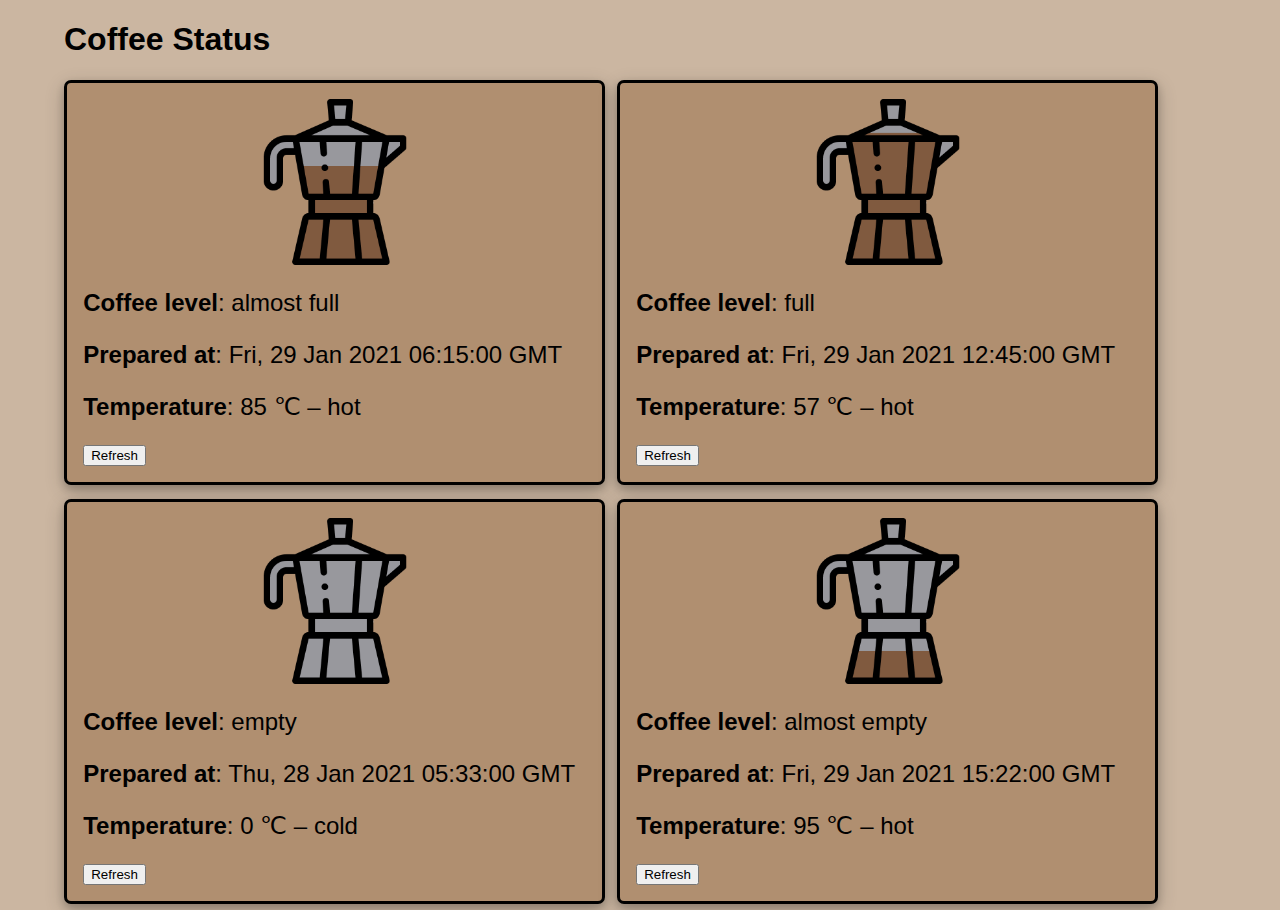
<file: index.html>
<!DOCTYPE html>
<html lang="en">

<head>
    <meta charset="UTF-8">
    <meta name="viewport" content="width=device-width, initial-scale=1.0">
    <link rel="stylesheet" href="styles.css">
    <link rel="icon"
        href="data:image/svg+xml,<svg xmlns=%22http://www.w3.org/2000/svg%22 viewBox=%220 0 100 100%22><text y=%22.9em%22 font-size=%2290%22>☕️</text></svg>">
    <title>NTNU Design – Coffee Status</title>
</head>

<body onload="getJSON()">
    <header>
        <h1>Coffee Status</h1>
    </header>

    <main>
        <div class="container">
            <coffee-status></coffee-status>
            <coffee-status></coffee-status>
            <coffee-status></coffee-status>
            <coffee-status></coffee-status>
        </div>
    </main>

    <script src="getJSON.js"></script>
    <script type="module" src="components/coffeeComponent.js"></script>
</body>

</html>
</file>
<file: styles.css>
.container {
    display: grid;
    grid-gap: 1%;
    grid-template-columns: 47% 47%
}

body {
    background-color: #cbb6a1;
    font-family: sans-serif;
    margin: 0 5%
}
</file>
